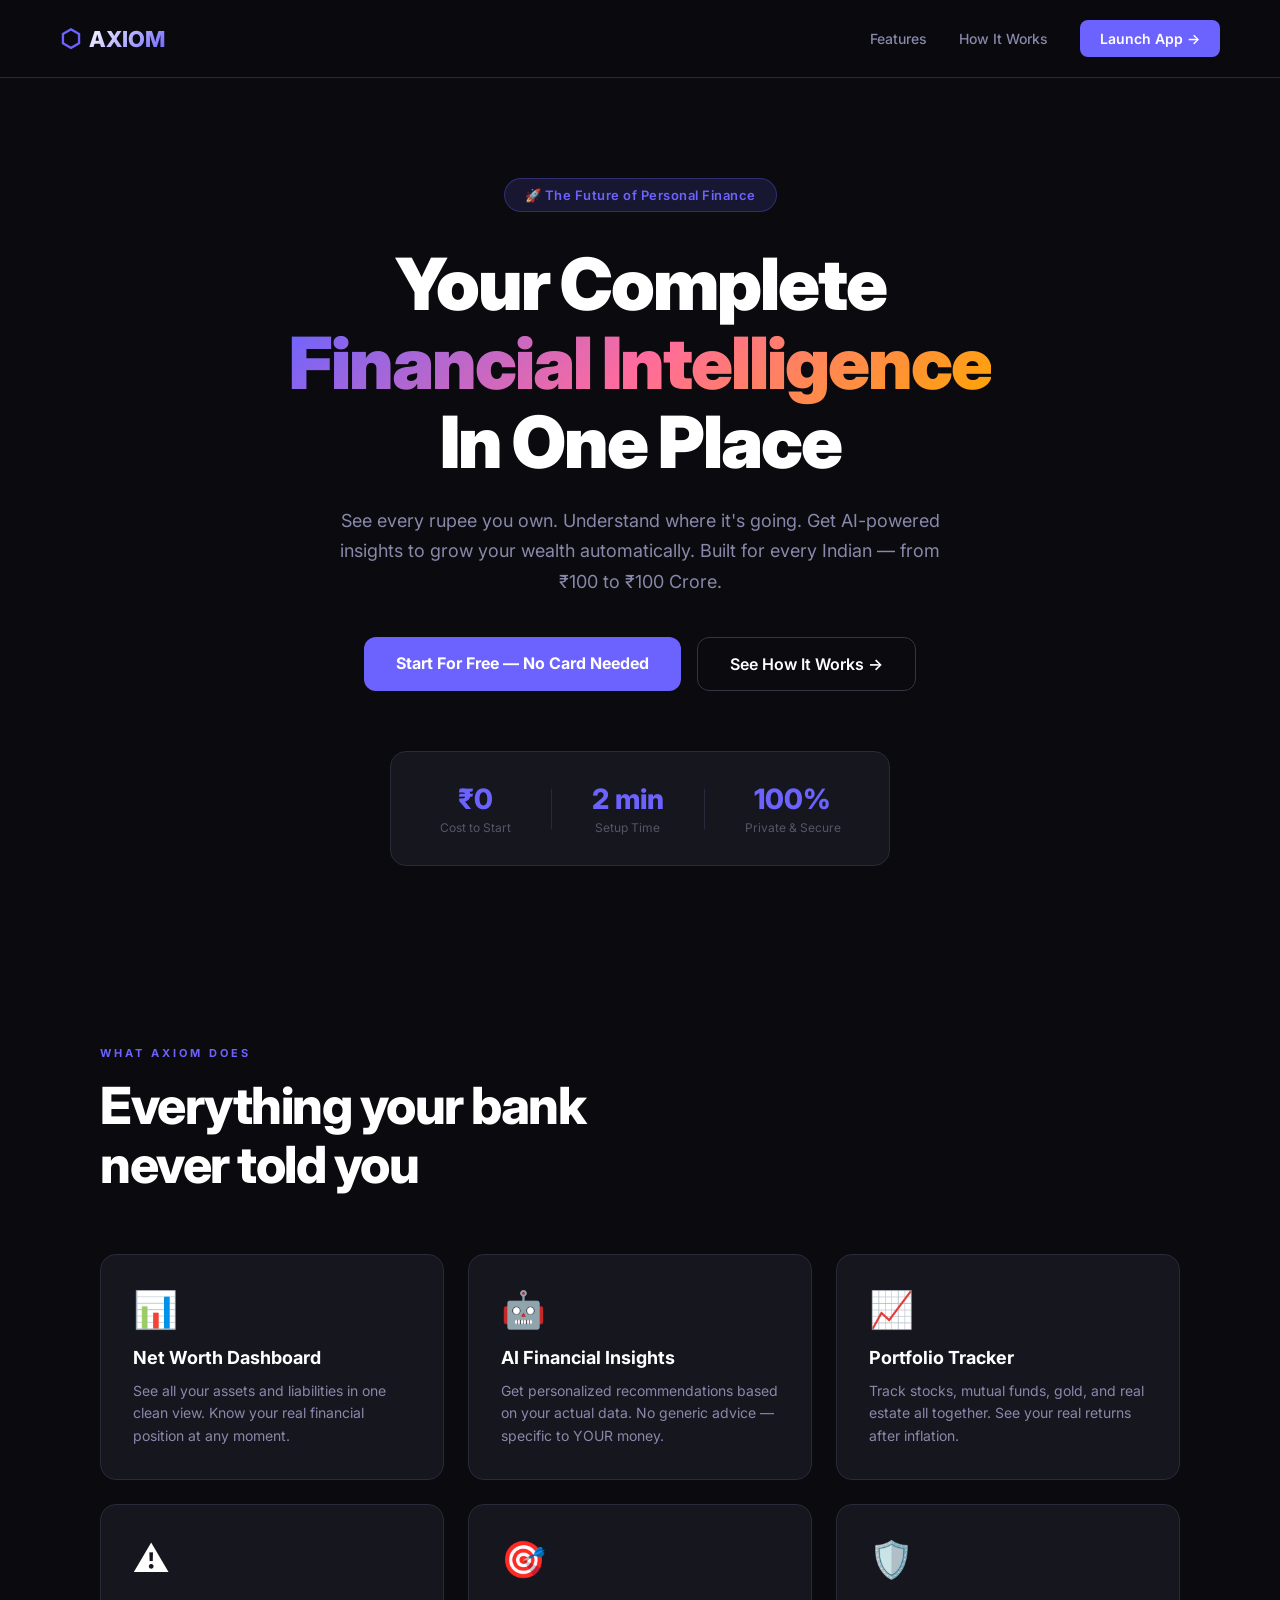
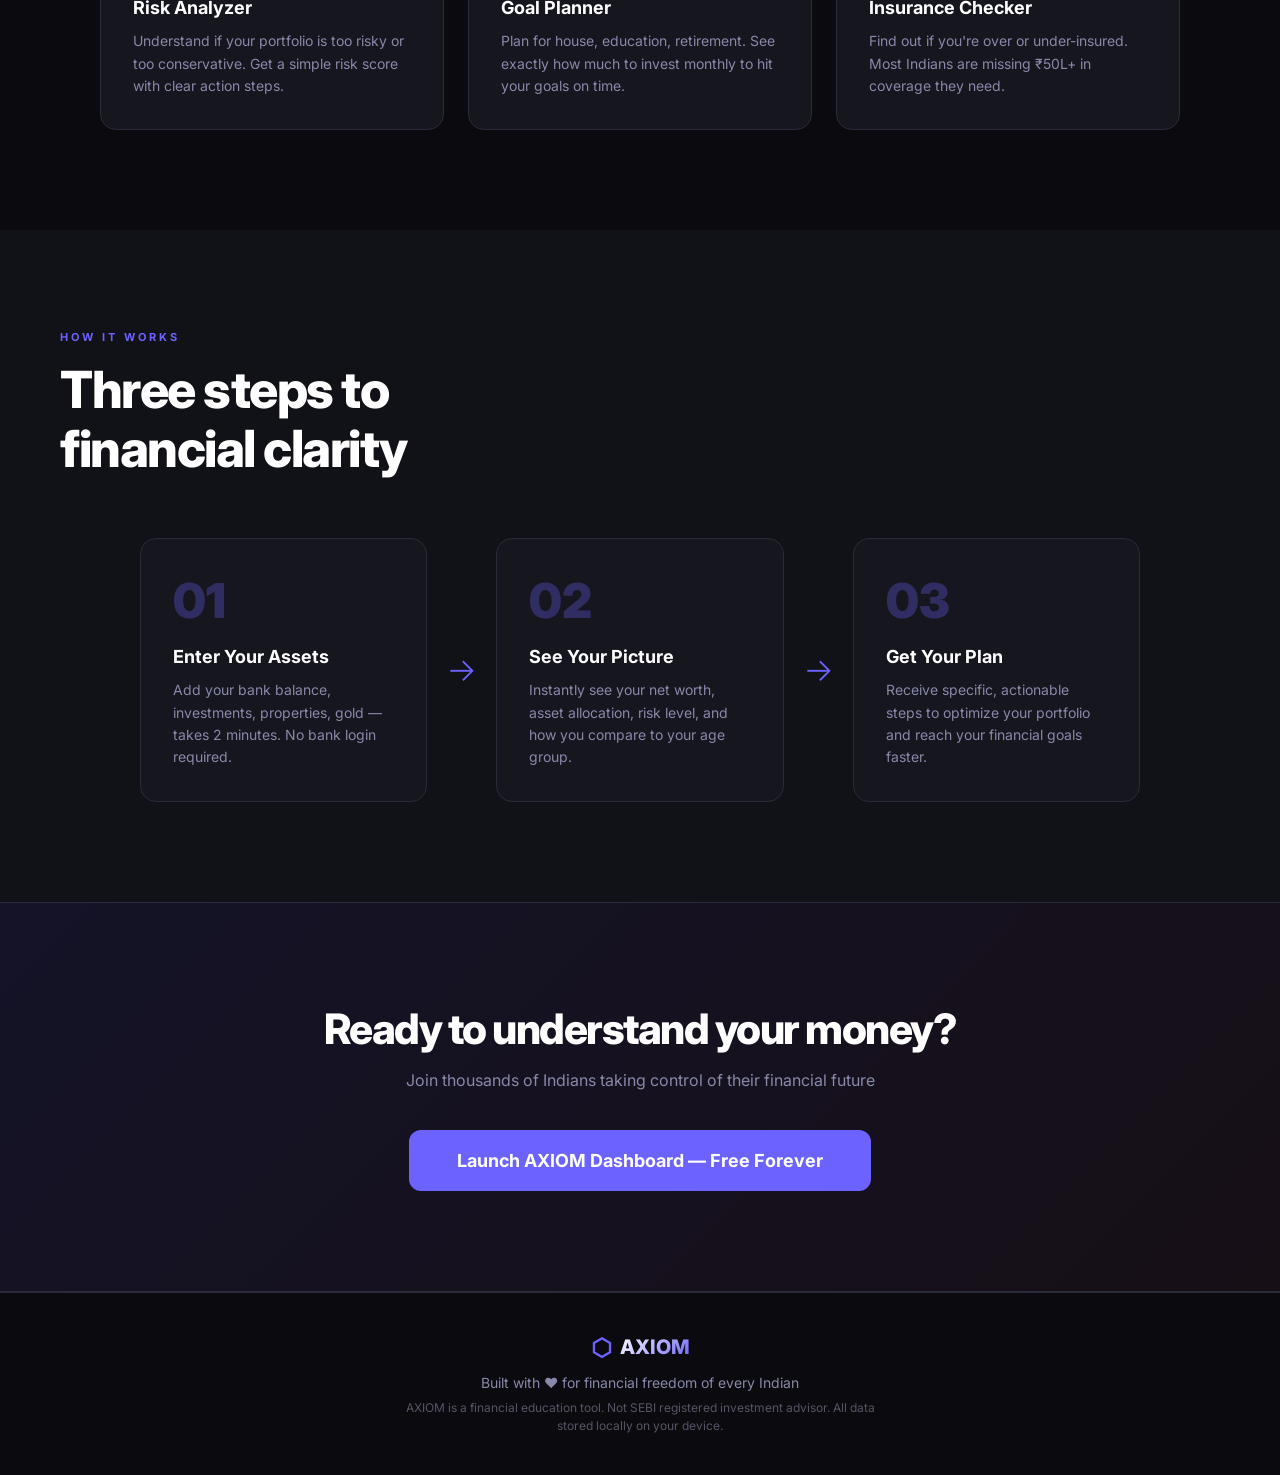
<file: index.html>
<!DOCTYPE html>
<html lang="en">
<head>
    <meta charset="UTF-8">
    <meta name="viewport" content="width=device-width, initial-scale=1.0">
    <title>AXIOM — Your Financial Intelligence</title>
    <link rel="stylesheet" href="styles.css">
    <link href="https://fonts.googleapis.com/css2?family=Inter:wght@300;400;500;600;700;800;900&display=swap" rel="stylesheet">
</head>
<body class="landing-body">

    <!-- NAVIGATION -->
    <nav class="navbar">
        <div class="nav-brand">
            <span class="brand-icon">⬡</span>
            <span class="brand-name">AXIOM</span>
        </div>
        <div class="nav-links">
            <a href="#features">Features</a>
            <a href="#how">How It Works</a>
            <a href="dashboard.html" class="nav-cta">Launch App →</a>
        </div>
    </nav>

    <!-- HERO SECTION -->
    <section class="hero">
        <div class="hero-badge">🚀 The Future of Personal Finance</div>
        <h1 class="hero-title">
            Your Complete<br>
            <span class="gradient-text">Financial Intelligence</span><br>
            In One Place
        </h1>
        <p class="hero-subtitle">
            See every rupee you own. Understand where it's going. 
            Get AI-powered insights to grow your wealth automatically.
            Built for every Indian — from ₹100 to ₹100 Crore.
        </p>
        <div class="hero-buttons">
            <a href="dashboard.html" class="btn-primary">
                Start For Free — No Card Needed
            </a>
            <a href="#how" class="btn-secondary">
                See How It Works →
            </a>
        </div>
        <div class="hero-stats">
            <div class="stat">
                <span class="stat-number">₹0</span>
                <span class="stat-label">Cost to Start</span>
            </div>
            <div class="stat-divider"></div>
            <div class="stat">
                <span class="stat-number">2 min</span>
                <span class="stat-label">Setup Time</span>
            </div>
            <div class="stat-divider"></div>
            <div class="stat">
                <span class="stat-number">100%</span>
                <span class="stat-label">Private & Secure</span>
            </div>
        </div>
    </section>

    <!-- FEATURES SECTION -->
    <section class="features" id="features">
        <div class="section-label">WHAT AXIOM DOES</div>
        <h2 class="section-title">Everything your bank<br>never told you</h2>
        
        <div class="features-grid">
            <div class="feature-card">
                <div class="feature-icon">📊</div>
                <h3>Net Worth Dashboard</h3>
                <p>See all your assets and liabilities in one clean view. Know your real financial position at any moment.</p>
            </div>
            <div class="feature-card">
                <div class="feature-icon">🤖</div>
                <h3>AI Financial Insights</h3>
                <p>Get personalized recommendations based on your actual data. No generic advice — specific to YOUR money.</p>
            </div>
            <div class="feature-card">
                <div class="feature-icon">📈</div>
                <h3>Portfolio Tracker</h3>
                <p>Track stocks, mutual funds, gold, and real estate all together. See your real returns after inflation.</p>
            </div>
            <div class="feature-card">
                <div class="feature-icon">⚠️</div>
                <h3>Risk Analyzer</h3>
                <p>Understand if your portfolio is too risky or too conservative. Get a simple risk score with clear action steps.</p>
            </div>
            <div class="feature-card">
                <div class="feature-icon">🎯</div>
                <h3>Goal Planner</h3>
                <p>Plan for house, education, retirement. See exactly how much to invest monthly to hit your goals on time.</p>
            </div>
            <div class="feature-card">
                <div class="feature-icon">🛡️</div>
                <h3>Insurance Checker</h3>
                <p>Find out if you're over or under-insured. Most Indians are missing ₹50L+ in coverage they need.</p>
            </div>
        </div>
    </section>

    <!-- HOW IT WORKS -->
    <section class="how-section" id="how">
        <div class="section-label">HOW IT WORKS</div>
        <h2 class="section-title">Three steps to<br>financial clarity</h2>
        
        <div class="steps-container">
            <div class="step">
                <div class="step-number">01</div>
                <div class="step-content">
                    <h3>Enter Your Assets</h3>
                    <p>Add your bank balance, investments, properties, gold — takes 2 minutes. No bank login required.</p>
                </div>
            </div>
            <div class="step-arrow">→</div>
            <div class="step">
                <div class="step-number">02</div>
                <div class="step-content">
                    <h3>See Your Picture</h3>
                    <p>Instantly see your net worth, asset allocation, risk level, and how you compare to your age group.</p>
                </div>
            </div>
            <div class="step-arrow">→</div>
            <div class="step">
                <div class="step-number">03</div>
                <div class="step-content">
                    <h3>Get Your Plan</h3>
                    <p>Receive specific, actionable steps to optimize your portfolio and reach your financial goals faster.</p>
                </div>
            </div>
        </div>
    </section>

    <!-- CTA SECTION -->
    <section class="cta-section">
        <h2>Ready to understand your money?</h2>
        <p>Join thousands of Indians taking control of their financial future</p>
        <a href="dashboard.html" class="btn-primary btn-large">
            Launch AXIOM Dashboard — Free Forever
        </a>
    </section>

    <!-- FOOTER -->
    <footer class="footer">
        <div class="footer-brand">
            <span class="brand-icon">⬡</span>
            <span class="brand-name">AXIOM</span>
        </div>
        <p class="footer-text">Built with ❤️ for financial freedom of every Indian</p>
        <p class="footer-disclaimer">
            AXIOM is a financial education tool. Not SEBI registered investment advisor. 
            All data stored locally on your device.
        </p>
    </footer>

    <script src="app.js"></script>
</body>
</html>
</file>
<file: styles.css>
/* ================================
   AXIOM — Complete Stylesheet
   ================================ */

/* RESET & BASE */
* {
    margin: 0;
    padding: 0;
    box-sizing: border-box;
}

:root {
    --bg-primary: #0a0a0f;
    --bg-secondary: #111118;
    --bg-card: #16161f;
    --bg-card-hover: #1c1c28;
    --border: #2a2a3a;
    --border-light: #333344;
    --text-primary: #ffffff;
    --text-secondary: #8888aa;
    --text-muted: #555566;
    --accent: #6c63ff;
    --accent-hover: #7c73ff;
    --accent-glow: rgba(108, 99, 255, 0.3);
    --green: #00d084;
    --green-bg: rgba(0, 208, 132, 0.1);
    --red: #ff4757;
    --red-bg: rgba(255, 71, 87, 0.1);
    --yellow: #ffa502;
    --yellow-bg: rgba(255, 165, 2, 0.1);
    --sidebar-width: 240px;
    --font: 'Inter', sans-serif;
}

body {
    font-family: var(--font);
    background: var(--bg-primary);
    color: var(--text-primary);
    min-height: 100vh;
}

/* ================================
   LANDING PAGE
   ================================ */

.landing-body {
    background: var(--bg-primary);
}

.navbar {
    display: flex;
    justify-content: space-between;
    align-items: center;
    padding: 20px 60px;
    border-bottom: 1px solid var(--border);
    position: sticky;
    top: 0;
    background: rgba(10, 10, 15, 0.95);
    backdrop-filter: blur(20px);
    z-index: 100;
}

.nav-brand {
    display: flex;
    align-items: center;
    gap: 8px;
    font-size: 22px;
    font-weight: 800;
}

.brand-icon {
    color: var(--accent);
    font-size: 24px;
}

.brand-name {
    background: linear-gradient(135deg, #fff, var(--accent));
    -webkit-background-clip: text;
    -webkit-text-fill-color: transparent;
    background-clip: text;
}

.nav-links {
    display: flex;
    align-items: center;
    gap: 32px;
}

.nav-links a {
    color: var(--text-secondary);
    text-decoration: none;
    font-size: 14px;
    font-weight: 500;
    transition: color 0.2s;
}

.nav-links a:hover {
    color: var(--text-primary);
}

.nav-cta {
    background: var(--accent) !important;
    color: white !important;
    padding: 10px 20px;
    border-radius: 8px;
    font-weight: 600 !important;
    transition: all 0.2s !important;
}

.nav-cta:hover {
    background: var(--accent-hover) !important;
    transform: translateY(-1px);
}

/* HERO */
.hero {
    text-align: center;
    padding: 100px 40px 80px;
    max-width: 900px;
    margin: 0 auto;
}

.hero-badge {
    display: inline-block;
    background: rgba(108, 99, 255, 0.15);
    border: 1px solid rgba(108, 99, 255, 0.3);
    color: var(--accent);
    padding: 8px 20px;
    border-radius: 100px;
    font-size: 13px;
    font-weight: 600;
    margin-bottom: 32px;
    letter-spacing: 0.5px;
}

.hero-title {
    font-size: clamp(42px, 6vw, 72px);
    font-weight: 900;
    line-height: 1.1;
    margin-bottom: 24px;
    letter-spacing: -2px;
}

.gradient-text {
    background: linear-gradient(135deg, var(--accent), #ff6b9d, #ffa502);
    -webkit-background-clip: text;
    -webkit-text-fill-color: transparent;
    background-clip: text;
}

.hero-subtitle {
    font-size: 18px;
    color: var(--text-secondary);
    line-height: 1.7;
    max-width: 600px;
    margin: 0 auto 40px;
}

.hero-buttons {
    display: flex;
    gap: 16px;
    justify-content: center;
    flex-wrap: wrap;
    margin-bottom: 60px;
}

.btn-primary {
    background: var(--accent);
    color: white;
    padding: 16px 32px;
    border-radius: 12px;
    text-decoration: none;
    font-weight: 700;
    font-size: 16px;
    display: inline-block;
    transition: all 0.2s;
    border: none;
    cursor: pointer;
}

.btn-primary:hover {
    background: var(--accent-hover);
    transform: translateY(-2px);
    box-shadow: 0 8px 30px var(--accent-glow);
}

.btn-secondary {
    background: transparent;
    color: var(--text-primary);
    padding: 16px 32px;
    border-radius: 12px;
    text-decoration: none;
    font-weight: 600;
    font-size: 16px;
    border: 1px solid var(--border-light);
    display: inline-block;
    transition: all 0.2s;
}

.btn-secondary:hover {
    border-color: var(--accent);
    color: var(--accent);
}

.hero-stats {
    display: flex;
    align-items: center;
    justify-content: center;
    gap: 40px;
    padding: 30px;
    background: var(--bg-card);
    border: 1px solid var(--border);
    border-radius: 16px;
    max-width: 500px;
    margin: 0 auto;
}

.stat {
    display: flex;
    flex-direction: column;
    align-items: center;
}

.stat-number {
    font-size: 28px;
    font-weight: 800;
    color: var(--accent);
}

.stat-label {
    font-size: 12px;
    color: var(--text-muted);
    margin-top: 4px;
}

.stat-divider {
    width: 1px;
    height: 40px;
    background: var(--border);
}

/* FEATURES */
.features {
    padding: 100px 60px;
    max-width: 1200px;
    margin: 0 auto;
}

.section-label {
    font-size: 11px;
    font-weight: 700;
    letter-spacing: 3px;
    color: var(--accent);
    margin-bottom: 16px;
    text-transform: uppercase;
}

.section-title {
    font-size: clamp(32px, 4vw, 52px);
    font-weight: 800;
    line-height: 1.15;
    margin-bottom: 60px;
    letter-spacing: -1.5px;
}

.features-grid {
    display: grid;
    grid-template-columns: repeat(auto-fit, minmax(300px, 1fr));
    gap: 24px;
}

.feature-card {
    background: var(--bg-card);
    border: 1px solid var(--border);
    border-radius: 16px;
    padding: 32px;
    transition: all 0.3s;
}

.feature-card:hover {
    border-color: var(--accent);
    background: var(--bg-card-hover);
    transform: translateY(-4px);
}

.feature-icon {
    font-size: 36px;
    margin-bottom: 16px;
}

.feature-card h3 {
    font-size: 18px;
    font-weight: 700;
    margin-bottom: 12px;
}

.feature-card p {
    color: var(--text-secondary);
    font-size: 14px;
    line-height: 1.6;
}

/* HOW IT WORKS */
.how-section {
    padding: 100px 60px;
    background: var(--bg-secondary);
}

.how-section .section-title,
.how-section .section-label {
    max-width: 1200px;
    margin-left: auto;
    margin-right: auto;
}

.steps-container {
    display: flex;
    align-items: center;
    justify-content: center;
    gap: 20px;
    max-width: 1000px;
    margin: 0 auto;
    flex-wrap: wrap;
}

.step {
    background: var(--bg-card);
    border: 1px solid var(--border);
    border-radius: 16px;
    padding: 32px;
    flex: 1;
    min-width: 240px;
}

.step-number {
    font-size: 48px;
    font-weight: 900;
    color: var(--accent);
    opacity: 0.3;
    margin-bottom: 16px;
}

.step-content h3 {
    font-size: 18px;
    font-weight: 700;
    margin-bottom: 12px;
}

.step-content p {
    color: var(--text-secondary);
    font-size: 14px;
    line-height: 1.6;
}

.step-arrow {
    font-size: 32px;
    color: var(--accent);
    font-weight: 300;
}

/* CTA SECTION */
.cta-section {
    padding: 100px 40px;
    text-align: center;
    background: linear-gradient(135deg, rgba(108, 99, 255, 0.1), rgba(255, 107, 157, 0.05));
    border-top: 1px solid var(--border);
    border-bottom: 1px solid var(--border);
}

.cta-section h2 {
    font-size: 42px;
    font-weight: 800;
    margin-bottom: 16px;
    letter-spacing: -1.5px;
}

.cta-section p {
    color: var(--text-secondary);
    margin-bottom: 40px;
    font-size: 16px;
}

.btn-large {
    font-size: 18px;
    padding: 20px 48px;
}

/* FOOTER */
.footer {
    padding: 40px 60px;
    text-align: center;
    border-top: 1px solid var(--border);
}

.footer-brand {
    display: flex;
    align-items: center;
    justify-content: center;
    gap: 8px;
    font-size: 20px;
    font-weight: 800;
    margin-bottom: 12px;
}

.footer-text {
    color: var(--text-secondary);
    font-size: 14px;
    margin-bottom: 8px;
}

.footer-disclaimer {
    color: var(--text-muted);
    font-size: 12px;
    max-width: 500px;
    margin: 0 auto;
    line-height: 1.5;
}

/* ================================
   DASHBOARD
   ================================ */

.dashboard-body {
    display: flex;
    min-height: 100vh;
    background: var(--bg-primary);
}

/* SIDEBAR */
.sidebar {
    width: var(--sidebar-width);
    background: var(--bg-secondary);
    border-right: 1px solid var(--border);
    display: flex;
    flex-direction: column;
    padding: 24px 16px;
    position: fixed;
    height: 100vh;
    top: 0;
    left: 0;
    z-index: 50;
}

.sidebar-brand {
    display: flex;
    align-items: center;
    gap: 8px;
    font-size: 20px;
    font-weight: 800;
    padding: 0 12px;
    margin-bottom: 40px;
}

.sidebar-nav {
    display: flex;
    flex-direction: column;
    gap: 4px;
    flex: 1;
}

.nav-item {
    display: flex;
    align-items: center;
    gap: 12px;
    padding: 12px 16px;
    border-radius: 10px;
    color: var(--text-secondary);
    text-decoration: none;
    font-size: 14px;
    font-weight: 500;
    transition: all 0.2s;
    cursor: pointer;
    border: none;
    background: none;
    width: 100%;
    text-align: left;
}

.nav-item:hover {
    background: var(--bg-card);
    color: var(--text-primary);
}

.nav-item.active {
    background: rgba(108, 99, 255, 0.15);
    color: var(--accent);
    border: 1px solid rgba(108, 99, 255, 0.2);
}

.nav-icon {
    font-size: 16px;
}

.sidebar-bottom {
    border-top: 1px solid var(--border);
    padding-top: 16px;
    margin-top: 16px;
}

/* MAIN CONTENT */
.main-content {
    margin-left: var(--sidebar-width);
    flex: 1;
    padding: 32px;
    max-width: calc(100vw - var(--sidebar-width));
}

/* TOPBAR */
.topbar {
    display: flex;
    justify-content: space-between;
    align-items: flex-start;
    margin-bottom: 32px;
    padding-bottom: 24px;
    border-bottom: 1px solid var(--border);
}

.page-title {
    font-size: 28px;
    font-weight: 800;
    letter-spacing: -0.5px;
}

.page-subtitle {
    color: var(--text-secondary);
    font-size: 14px;
    margin-top: 4px;
}

.topbar-right {
    display: flex;
    align-items: center;
    gap: 16px;
}

.last-updated {
    font-size: 12px;
    color: var(--text-muted);
    background: var(--bg-card);
    padding: 6px 12px;
    border-radius: 6px;
    border: 1px solid var(--border);
}

.btn-add {
    background: var(--accent);
    color: white;
    border: none;
    padding: 10px 20px;
    border-radius: 8px;
    font-weight: 600;
    font-size: 14px;
    cursor: pointer;
    transition: all 0.2s;
}

.btn-add:hover {
    background: var(--accent-hover);
    transform: translateY(-1px);
}

/* CONTENT SECTIONS */
.content-section {
    display: none;
}

.content-section.active {
    display: block;
}

/* NET WORTH HERO */
.networth-hero {
    background: linear-gradient(135deg, var(--bg-card), rgba(108, 99, 255, 0.05));
    border: 1px solid var(--border);
    border-radius: 20px;
    padding: 40px;
    margin-bottom: 24px;
    display: flex;
    justify-content: space-between;
    align-items: center;
    flex-wrap: wrap;
    gap: 24px;
}

.networth-main {
    display: flex;
    flex-direction: column;
    gap: 8px;
}

.networth-label {
    font-size: 11px;
    font-weight: 700;
    letter-spacing: 3px;
    color: var(--text-muted);
    text-transform: uppercase;
}

.networth-value {
    font-size: clamp(36px, 5vw, 56px);
    font-weight: 900;
    letter-spacing: -2px;
    background: linear-gradient(135deg, #fff, var(--accent));
    -webkit-background-clip: text;
    -webkit-text-fill-color: transparent;
    background-clip: text;
}

.networth-change {
    font-size: 14px;
    color: var(--text-muted);
}

.networth-change.positive {
    color: var(--green);
}

.networth-change.negative {
    color: var(--red);
}

.networth-breakdown {
    display: flex;
    align-items: center;
    gap: 24px;
    background: var(--bg-secondary);
    padding: 24px 32px;
    border-radius: 16px;
    border: 1px solid var(--border);
}

.breakdown-item {
    display: flex;
    flex-direction: column;
    gap: 6px;
}

.breakdown-label {
    font-size: 12px;
    color: var(--text-muted);
    text-transform: uppercase;
    letter-spacing: 1px;
}

.breakdown-value {
    font-size: 22px;
    font-weight: 700;
}

.breakdown-value.positive {
    color: var(--green);
}

.breakdown-value.negative {
    color: var(--red);
}

.breakdown-divider {
    font-size: 24px;
    color: var(--text-muted);
}

/* STATS GRID */
.stats-grid {
    display: grid;
    grid-template-columns: repeat(auto-fit, minmax(200px, 1fr));
    gap: 16px;
    margin-bottom: 24px;
}

.stat-card {
    background: var(--bg-card);
    border: 1px solid var(--border);
    border-radius: 16px;
    padding: 24px;
    display: flex;
    align-items: center;
    gap: 16px;
    transition: all 0.2s;
}

.stat-card:hover {
    border-color: var(--border-light);
    transform: translateY(-2px);
}

.stat-icon {
    font-size: 28px;
}

.stat-info {
    display: flex;
    flex-direction: column;
    gap: 4px;
}

.stat-card-label {
    font-size: 12px;
    color: var(--text-muted);
    text-transform: uppercase;
    letter-spacing: 1px;
}

.stat-card-value {
    font-size: 20px;
    font-weight: 700;
}

.stat-card-value.red {
    color: var(--red);
}

.stat-card-sub {
    font-size: 11px;
    color: var(--text-muted);
}

/* TWO COLUMN LAYOUT */
.two-col {
    display: grid;
    grid-template-columns: 1fr 1fr;
    gap: 24px;
    margin-bottom: 24px;
}

/* CARDS */
.card {
    background: var(--bg-card);
    border: 1px solid var(--border);
    border-radius: 16px;
    padding: 28px;
    margin-bottom: 24px;
    transition: border-color 0.2s;
}

.card:hover {
    border-color: var(--border-light);
}

.card-header {
    display: flex;
    justify-content: space-between;
    align-items: center;
    margin-bottom: 24px;
}

.card-header h3 {
    font-size: 16px;
    font-weight: 700;
}

.card-badge {
    background: rgba(108, 99, 255, 0.15);
    color: var(--accent);
    border: 1px solid rgba(108, 99, 255, 0.2);
    padding: 4px 12px;
    border-radius: 100px;
    font-size: 11px;
    font-weight: 600;
}

.card-badge.green {
    background: var(--green-bg);
    color: var(--green);
    border-color: rgba(0, 208, 132, 0.2);
}

.card-badge.red {
    background: var(--red-bg);
    color: var(--red);
    border-color: rgba(255, 71, 87, 0.2);
}

/* INPUT STYLES */
.input-group-label {
    font-size: 10px;
    font-weight: 700;
    letter-spacing: 2.5px;
    color: var(--text-muted);
    text-transform: uppercase;
    margin: 20px 0 12px;
    padding-bottom: 8px;
    border-bottom: 1px solid var(--border);
}

.input-row {
    display: flex;
    flex-direction: column;
    gap: 6px;
    margin-bottom: 16px;
}

.input-row label {
    font-size: 13px;
    color: var(--text-secondary);
    font-weight: 500;
}

.input-row input {
    background: var(--bg-secondary);
    border: 1px solid var(--border);
    border-radius: 8px;
    padding: 12px 16px;
    color: var(--text-primary);
    font-size: 14px;
    font-family: var(--font);
    transition: border-color 0.2s;
    width: 100%;
    outline: none;
}

.input-row input:focus {
    border-color: var(--accent);
}

.input-row input::placeholder {
    color: var(--text-muted);
}

/* BUTTONS */
.btn-full {
    width: 100%;
    background: var(--accent);
    color: white;
    border: none;
    padding: 16px;
    border-radius: 12px;
    font-weight: 700;
    font-size: 15px;
    cursor: pointer;
    transition: all 0.2s;
    margin-top: 8px;
    font-family: var(--font);
}

.btn-full:hover {
    background: var(--accent-hover);
    transform: translateY(-1px);
    box-shadow: 0 8px 30px var(--accent-glow);
}

.btn-primary-small {
    background: var(--accent);
    color: white;
    border: none;
    padding: 10px 20px;
    border-radius: 8px;
    font-weight: 600;
    font-size: 13px;
    cursor: pointer;
    transition: all 0.2s;
    font-family: var(--font);
}

.btn-primary-small:hover {
    background: var(--accent-hover);
}

.btn-text {
    background: none;
    border: none;
    color: var(--accent);
    font-size: 13px;
    font-weight: 600;
    cursor: pointer;
    font-family: var(--font);
}

/* ALLOCATION BARS */
.allocation-bars {
    display: flex;
    flex-direction: column;
    gap: 12px;
}

.allocation-item {
    display: flex;
    flex-direction: column;
    gap: 6px;
}

.allocation-label-row {
    display: flex;
    justify-content: space-between;
    font-size: 13px;
}

.allocation-name {
    color: var(--text-secondary);
    font-weight: 500;
}

.allocation-pct {
    color: var(--text-primary);
    font-weight: 600;
}

.allocation-bar-track {
    height: 8px;
    background: var(--bg-secondary);
    border-radius: 100px;
    overflow: hidden;
}

.allocation-bar-fill {
    height: 100%;
    border-radius: 100px;
    transition: width 0.8s ease;
}

/* HEALTH SCORE */
.health-score-container {
    display: flex;
    gap: 32px;
    align-items: center;
    flex-wrap: wrap;
}

.health-score-circle {
    width: 120px;
    height: 120px;
    border-radius: 50%;
    border: 4px solid var(--accent);
    display: flex;
    flex-direction: column;
    align-items: center;
    justify-content: center;
    flex-shrink: 0;
    background: rgba(108, 99, 255, 0.05);
}

.health-score-number {
    font-size: 36px;
    font-weight: 900;
    color: var(--accent);
}

.health-score-label {
    font-size: 11px;
    color: var(--text-muted);
}

.health-metrics {
    flex: 1;
    display: flex;
    flex-direction: column;
    gap: 12px;
}

.health-metric {
    display: flex;
    justify-content: space-between;
    align-items: center;
    padding: 10px 0;
    border-bottom: 1px solid var(--border);
}

.metric-name {
    font-size: 13px;
    color: var(--text-secondary);
}

.metric-status {
    font-size: 13px;
    font-weight: 600;
}

/* INSIGHTS */
.insights-header {
    text-align: center;
    margin-bottom: 40px;
}

.ai-badge {
    display: inline-block;
    background: rgba(108, 99, 255, 0.15);
    border: 1px solid rgba(108, 99, 255, 0.3);
    color: var(--accent);
    padding: 6px 16px;
    border-radius: 100px;
    font-size: 11px;
    font-weight: 700;
    letter-spacing: 2px;
    margin-bottom: 16px;
}

.insights-header h2 {
    font-size: 28px;
    font-weight: 800;
    margin-bottom: 8px;
}

.insights-header p {
    color: var(--text-secondary);
    font-size: 14px;
}

.insights-grid {
    display: grid;
    grid-template-columns: repeat(auto-fit, minmax(320px, 1fr));
    gap: 16px;
}

.insight-card {
    background: var(--bg-card);
    border: 1px solid var(--border);
    border-radius: 16px;
    padding: 24px;
    border-left: 4px solid var(--accent);
    transition: transform 0.2s;
}

.insight-card:hover {
    transform: translateY(-2px);
}

.insight-card.warning {
    border-left-color: var(--yellow);
}

.insight-card.danger {
    border-left-color: var(--red);
}

.insight-card.good {
    border-left-color: var(--green);
}

.insight-icon {
    font-size: 28px;
    margin-bottom: 12px;
}

.insight-title {
    font-size: 15px;
    font-weight: 700;
    margin-bottom: 8px;
}

.insight-text {
    font-size: 13px;
    color: var(--text-secondary);
    line-height: 1.6;
    margin-bottom: 12px;
}

.insight-action {
    font-size: 12px;
    color: var(--accent);
    font-weight: 600;
    background: rgba(108, 99, 255, 0.1);
    padding: 8px 12px;
    border-radius: 8px;
    display: block;
}

.insights-preview {
    min-height: 80px;
    display: flex;
    flex-direction: column;
    gap: 12px;
}

.insight-preview-item {
    display: flex;
    align-items: center;
    gap: 12px;
    padding: 14px;
    background: var(--bg-secondary);
    border-radius: 10px;
    border: 1px solid var(--border);
}

.insight-preview-icon {
    font-size: 20px;
    flex-shrink: 0;
}

.insight-preview-text {
    font-size: 13px;
    color: var(--text-secondary);
    line-height: 1.5;
}

/* EMPTY STATE */
.empty-state {
    display: flex;
    flex-direction: column;
    align-items: center;
    justify-content: center;
    gap: 12px;
    padding: 40px 20px;
    text-align: center;
}

.empty-state span {
    font-size: 40px;
}

.empty-state p {
    color: var(--text-muted);
    font-size: 14px;
    line-height: 1.5;
}

.full-width {
    grid-column: 1 / -1;
}

/* RISK SECTION */
.risk-meter {
    margin-bottom: 24px;
}

.risk-bar-container {
    height: 12px;
    background: linear-gradient(90deg, var(--green), var(--yellow), var(--red));
    border-radius: 100px;
    position: relative;
    margin-bottom: 8px;
    overflow: visible;
}

.risk-bar {
    position: absolute;
    top: 50%;
    transform: translate(-50%, -50%);
    width: 20px;
    height: 20px;
    background: white;
    border-radius: 50%;
    border: 3px solid var(--bg-primary);
    box-shadow: 0 2px 8px rgba(0,0,0,0.5);
    transition: left 0.8s ease;
}

.risk-labels {
    display: flex;
    justify-content: space-between;
    font-size: 11px;
    color: var(--text-muted);
    margin-top: 8px;
}

.risk-score-display {
    text-align: center;
    padding: 20px;
    background: var(--bg-secondary);
    border-radius: 12px;
    margin-bottom: 20px;
}

.risk-score-number {
    display: block;
    font-size: 48px;
    font-weight: 900;
    margin-bottom: 4px;
}

.risk-score-text {
    font-size: 14px;
    color: var(--text-secondary);
}

.risk-factors {
    display: flex;
    flex-direction: column;
    gap: 12px;
}

.risk-factor-item {
    display: flex;
    justify-content: space-between;
    align-items: center;
    padding: 12px;
    background: var(--bg-secondary);
    border-radius: 8px;
    font-size: 13px;
}

.risk-factor-score {
    font-weight: 700;
    padding: 4px 10px;
    border-radius: 6px;
}

/* GOALS */
.goal-form {
    display: flex;
    flex-direction: column;
    gap: 16px;
}

.goal-form-row {
    display: grid;
    grid-template-columns: repeat(auto-fit, minmax(200px, 1fr));
    gap: 16px;
}

.goals-list {
    display: grid;
    grid-template-columns: repeat(auto-fit, minmax(300px, 1fr));
    gap: 16px;
}

.goal-card {
    background: var(--bg-card);
    border: 1px solid var(--border);
    border-radius: 16px;
    padding: 24px;
    transition: all 0.2s;
}

.goal-card:hover {
    border-color: var(--accent);
    transform: translateY(-2px);
}

.goal-name {
    font-size: 18px;
    font-weight: 700;
    margin-bottom: 8px;
}

.goal-target {
    font-size: 14px;
    color: var(--text-muted);
    margin-bottom: 16px;
}

.goal-progress-bar {
    height: 8px;
    background: var(--bg-secondary);
    border-radius: 100px;
    overflow: hidden;
    margin-bottom: 8px;
}

.goal-progress-fill {
    height: 100%;
    background: var(--accent);
    border-radius: 100px;
    transition: width 0.8s ease;
}

.goal-stats {
    display: flex;
    justify-content: space-between;
    font-size: 12px;
    color: var(--text-secondary);
    margin-bottom: 16px;
}

.goal-monthly {
    background: rgba(108, 99, 255, 0.1);
    border: 1px solid rgba(108, 99, 255, 0.2);
    border-radius: 8px;
    padding: 10px 12px;
    font-size: 13px;
    color: var(--accent);
    font-weight: 600;
    text-align: center;
}

/* SIP CALCULATOR */
.sip-calculator {
    display: grid;
    grid-template-columns: 1fr 1fr;
    gap: 40px;
    align-items: start;
}

.sip-results {
    display: flex;
    flex-direction: column;
    gap: 16px;
}

.sip-result-item {
    display: flex;
    justify-content: space-between;
    align-items: center;
    padding: 16px;
    background: var(--bg-secondary);
    border-radius: 10px;
}

.sip-result-item.highlight {
    background: rgba(108, 99, 255, 0.1);
    border: 1px solid rgba(108, 99, 255, 0.2);
}

.sip-result-label {
    font-size: 14px;
    color: var(--text-secondary);
}

.sip-result-value {
    font-size: 18px;
    font-weight: 700;
}

.sip-result-value.green {
    color: var(--green);
}

/* PORTFOLIO */
.portfolio-item {
    display: flex;
    align-items: center;
    gap: 16px;
    padding: 14px 0;
    border-bottom: 1px solid var(--border);
}

.portfolio-item:last-child {
    border-bottom: none;
}

.portfolio-color {
    width: 12px;
    height: 12px;
    border-radius: 50%;
    flex-shrink: 0;
}

.portfolio-name {
    flex: 1;
    font-size: 14px;
    color: var(--text-secondary);
}

.portfolio-value {
    font-size: 14px;
    font-weight: 600;
}

.portfolio-pct {
    font-size: 12px;
    color: var(--text-muted);
    width: 40px;
    text-align: right;
}

/* EMI CHECKER */
.emi-checker {
    margin-bottom: 20px;
}

.emi-results {
    display: flex;
    flex-direction: column;
    gap: 10px;
}

.emi-result {
    display: flex;
    justify-content: space-between;
    align-items: center;
    padding: 12px 16px;
    background: var(--bg-secondary);
    border-radius: 8px;
    font-size: 13px;
    color: var(--text-secondary);
}

.emi-result.highlight {
    background: rgba(108, 99, 255, 0.1);
    border: 1px solid rgba(108, 99, 255, 0.2);
    color: var(--text-primary);
    font-weight: 600;
}

.emi-value {
    font-weight: 700;
    font-size: 15px;
    color: var(--text-primary);
}

.emi-value.red {
    color: var(--red);
}

/* INSURANCE */
.insurance-grid {
    display: grid;
    grid-template-columns: 1fr 1fr;
    gap: 16px;
    margin-bottom: 20px;
}

.insurance-analysis {
    display: flex;
    flex-direction: column;
    gap: 12px;
}

.insurance-item {
    padding: 16px;
    border-radius: 10px;
    display: flex;
    justify-content: space-between;
    align-items: center;
}

.insurance-item.good {
    background: var(--green-bg);
    border: 1px solid rgba(0, 208, 132, 0.2);
}

.insurance-item.bad {
    background: var(--red-bg);
    border: 1px solid rgba(255, 71, 87, 0.2);
}

.insurance-item.warning {
    background: var(--yellow-bg);
    border: 1px solid rgba(255, 165, 2, 0.2);
}

/* TOAST */
.toast {
    position: fixed;
    bottom: 30px;
    right: 30px;
    background: var(--bg-card);
    border: 1px solid var(--border);
    color: var(--text-primary);
    padding: 16px 24px;
    border-radius: 12px;
    font-size: 14px;
    font-weight: 500;
    opacity: 0;
    transition: all 0.3s;
    z-index: 1000;
    box-shadow: 0 8px 30px rgba(0,0,0,0.5);
}

.toast.show {
    opacity: 1;
}

/* COLORS */
.green { color: var(--green); }
.red { color: var(--red); }
.yellow { color: var(--yellow); }

/* RESPONSIVE */
@media (max-width: 768px) {
    .sidebar {
        width: 64px;
    }
    .sidebar span:not(.nav-icon):not(.brand-icon) {
        display: none;
    }
    .main-content {
        margin-left: 64px;
        padding: 16px;
    }
    .two-col {
        grid-template-columns: 1fr;
    }
    .networth-hero {
        flex-direction: column;
    }
    .sip-calculator {
        grid-template-columns: 1fr;
    }
    .insurance-grid {
        grid-template-columns: 1fr;
    }
    .navbar {
        padding: 16px 20px;
    }
    .hero {
        padding: 60px 20px;
    }
    .features {
        padding: 60px 20px;
    }
}
</file>
